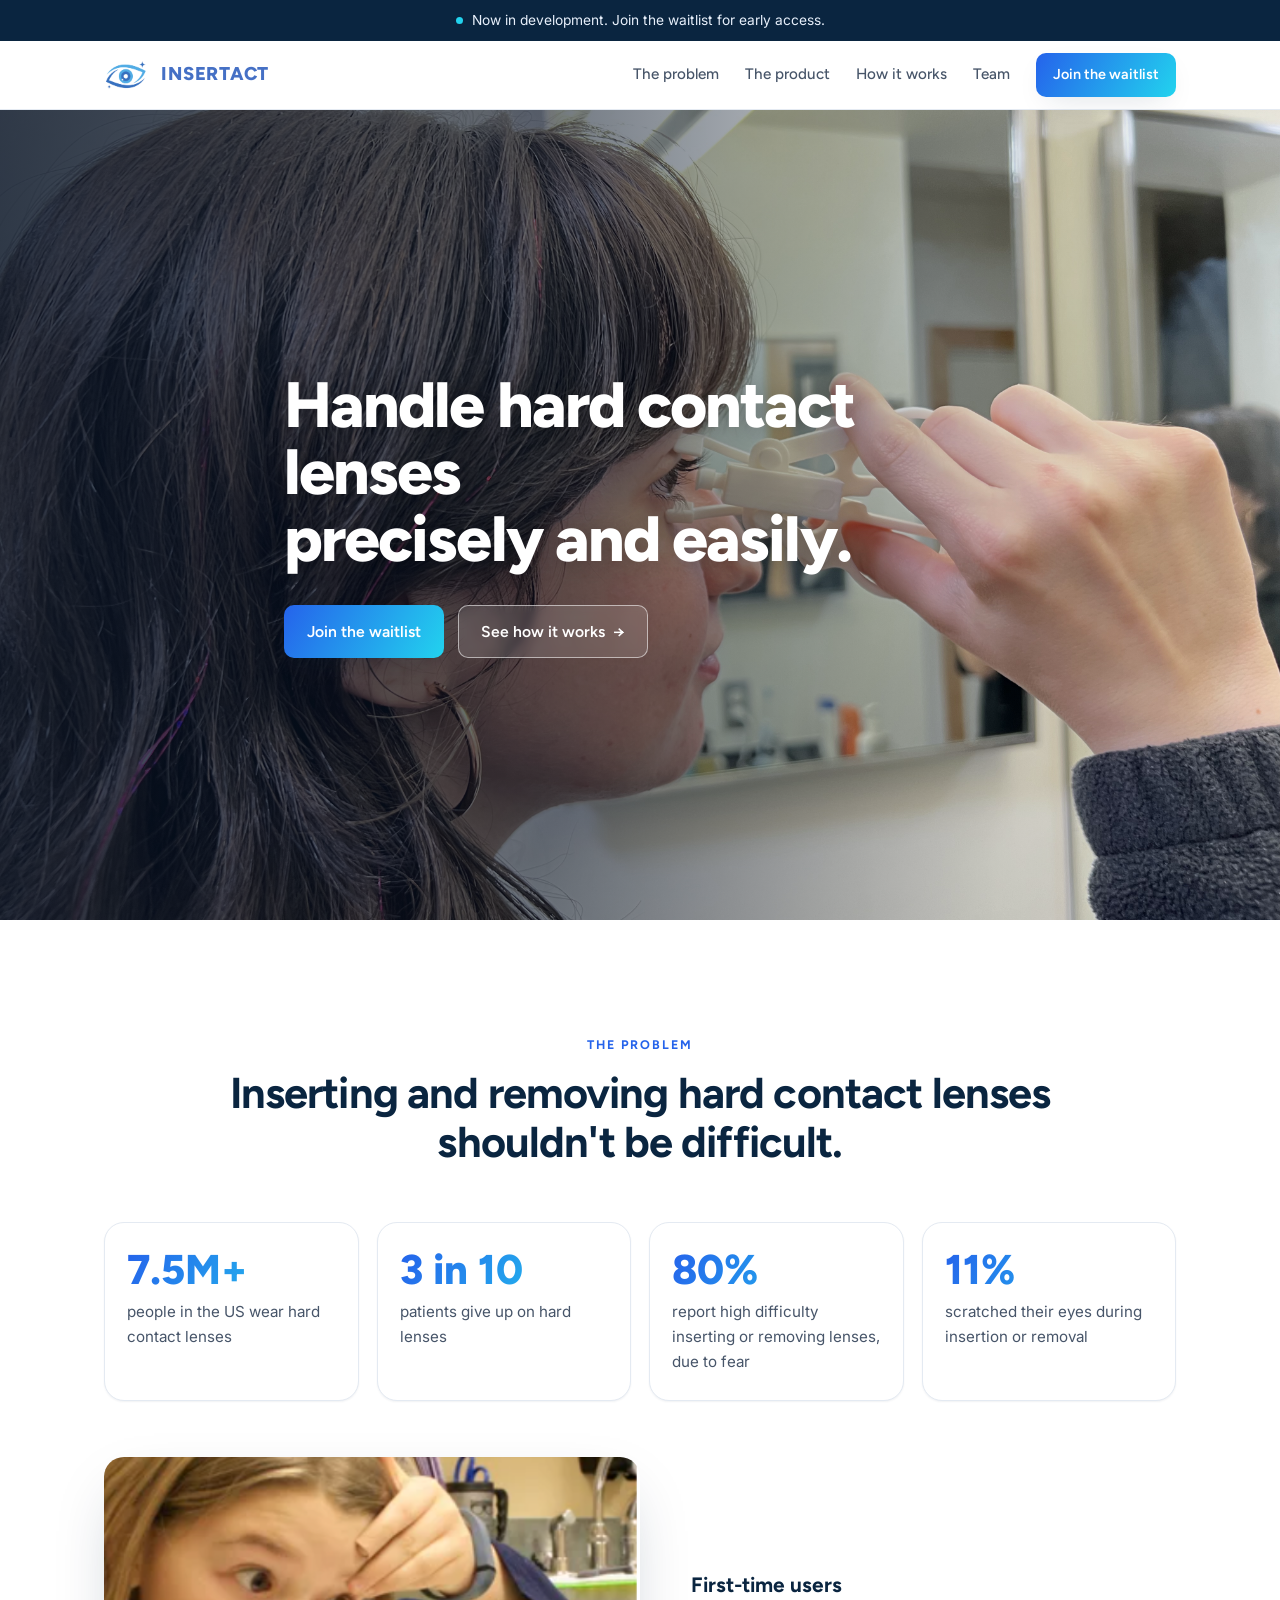
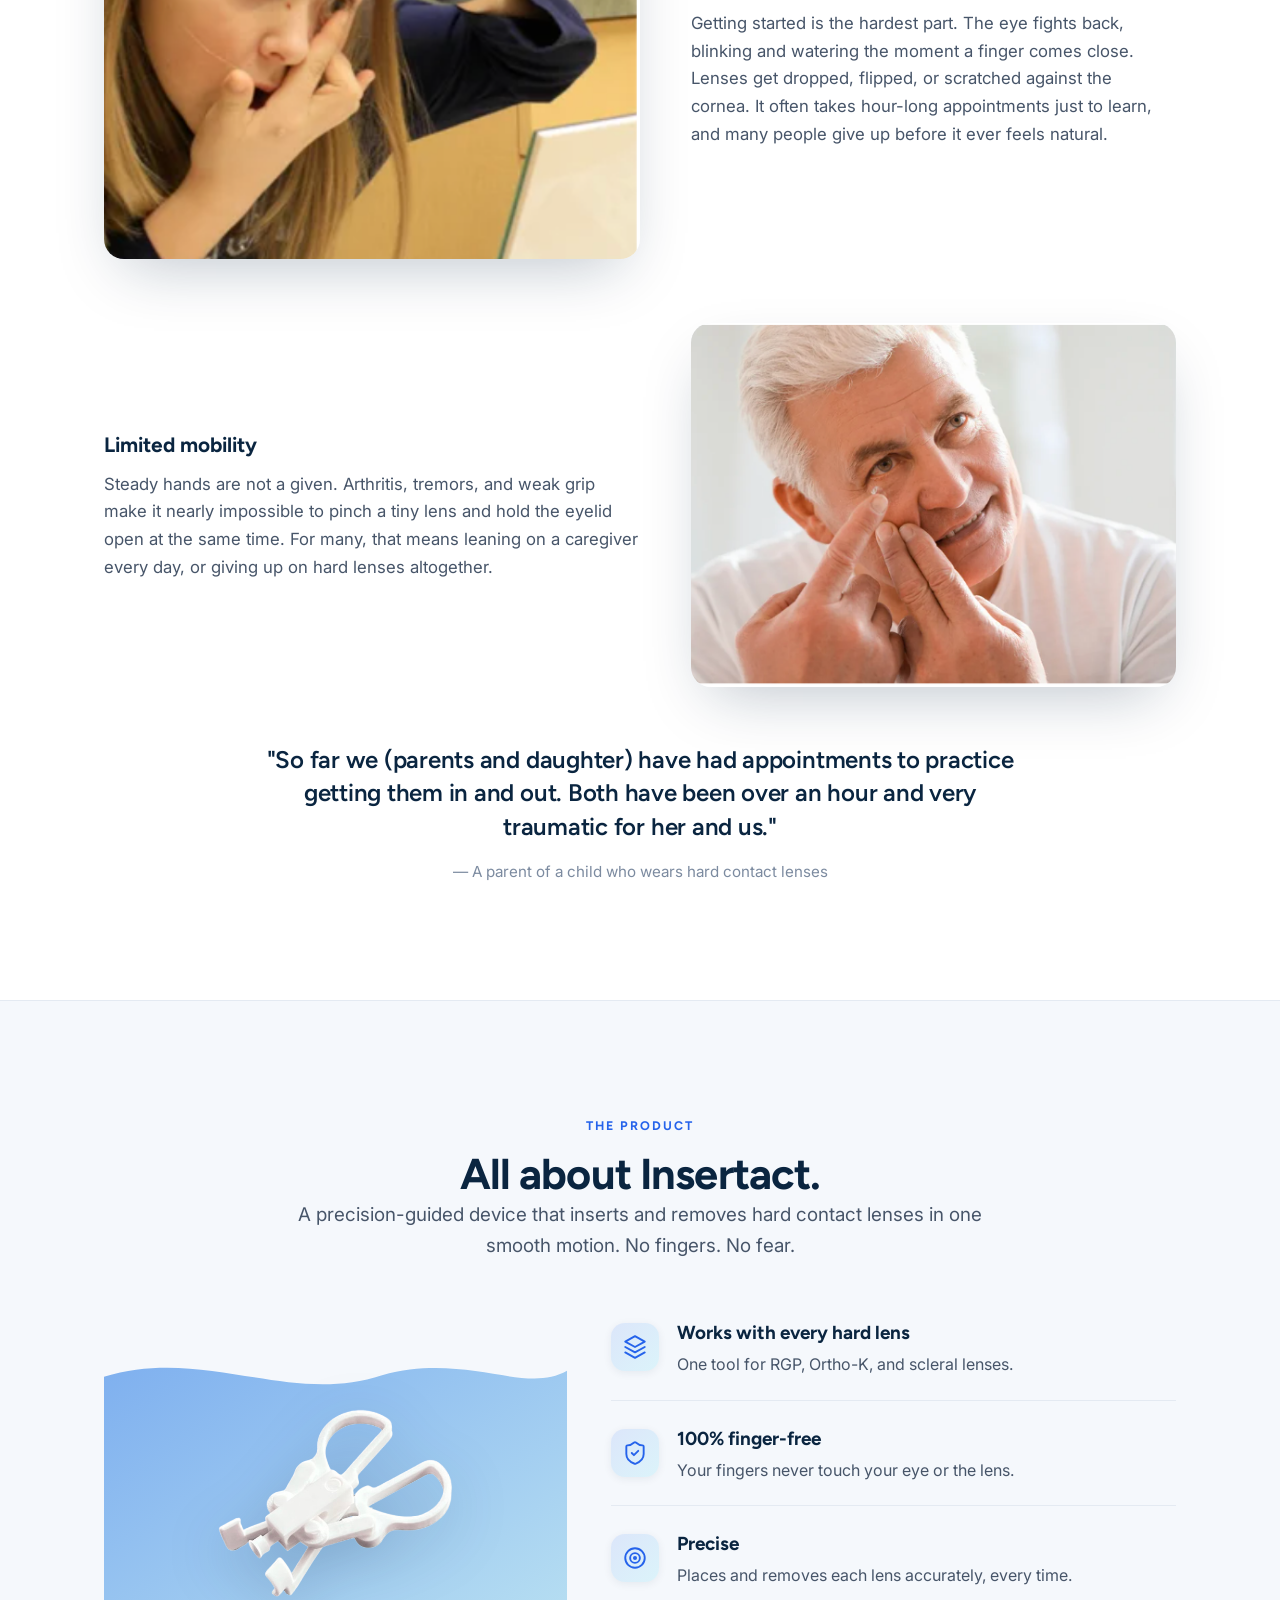
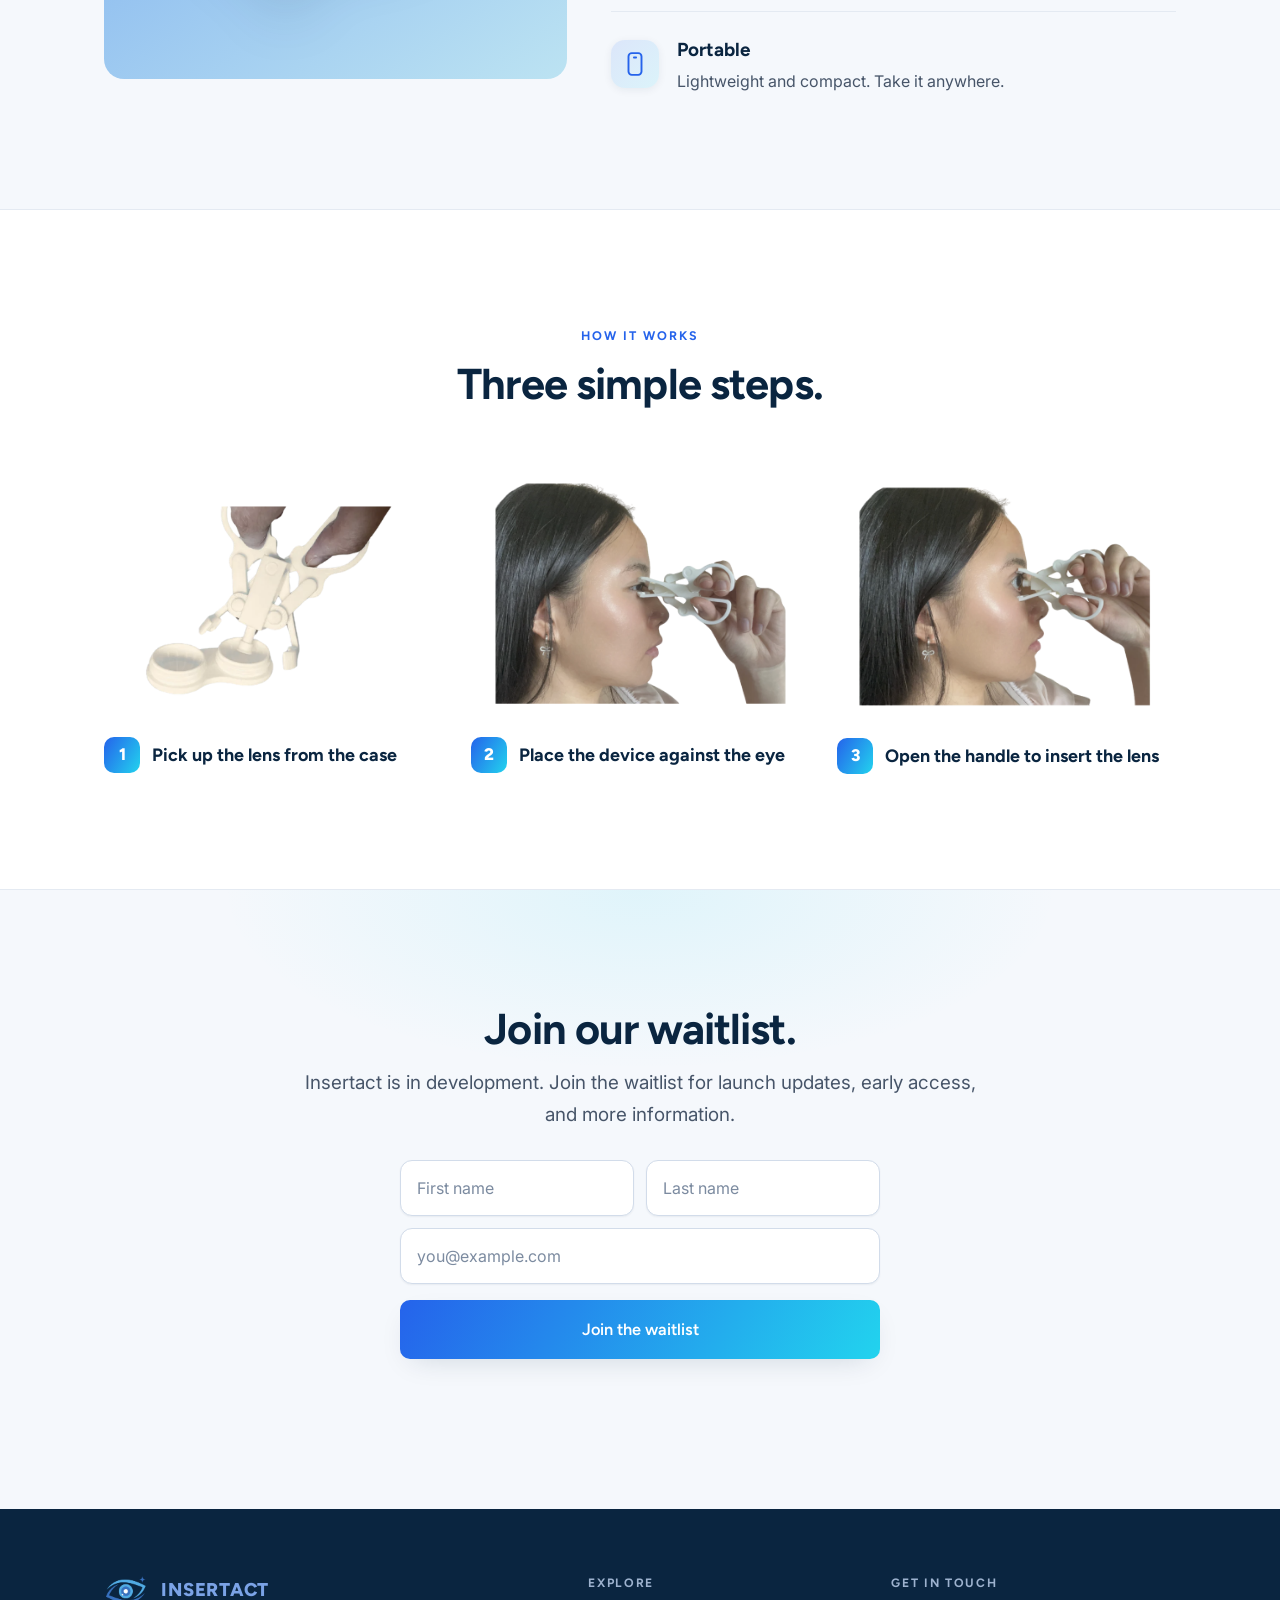
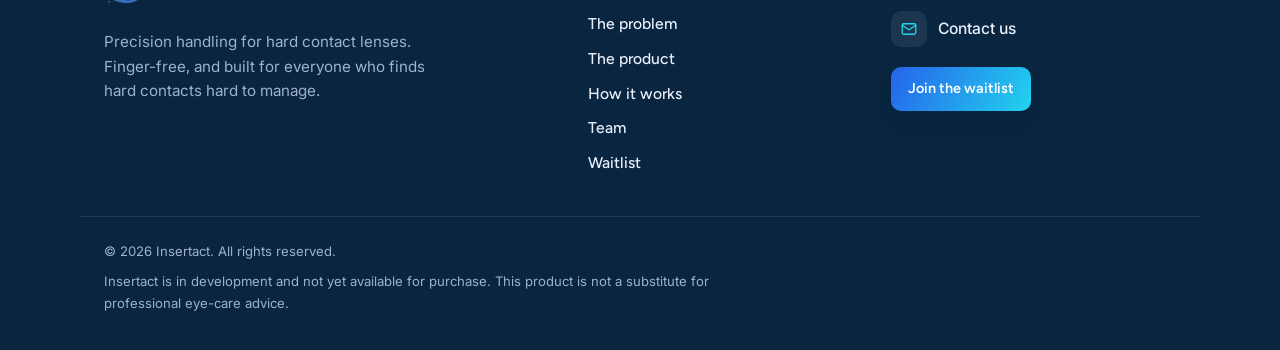
<file: index.html>
<!DOCTYPE html>
<html lang="en">
<head>
  <meta charset="UTF-8" />
  <meta name="viewport" content="width=device-width, initial-scale=1" />
  <title>Insertact | Finger-free handling for hard contact lenses</title>
  <meta name="description" content="Insertact is a precision-guided device that inserts and removes hard contact lenses (RGP, Ortho-K, and scleral) without touching your eye. Now pre-launch." />
  <link rel="icon" type="image/png" href="images/logo_removedbg.png" />
  <link rel="preconnect" href="https://fonts.googleapis.com" />
  <link rel="preconnect" href="https://fonts.gstatic.com" crossorigin />
  <link href="https://fonts.googleapis.com/css2?family=Figtree:wght@400;500;600;700;800&family=Inter:wght@400;500;600&display=swap" rel="stylesheet" />
  <link rel="stylesheet" href="styles.css" />
</head>
<body>
  <a class="skip-link" href="#main">Skip to content</a>

  <!-- Announcement -->
  <div class="announce" role="note">
    <span class="announce__dot" aria-hidden="true"></span>
    Now in development. Join the waitlist for early access.
  </div>

  <!-- Header -->
  <header class="header" id="top">
    <div class="container header__inner">
      <a class="brand" href="#top" aria-label="Insertact home">
        <img class="brand__mark" src="images/logo_removedbg.png" alt="" aria-hidden="true" />
        <span class="brand__word"><span class="brand__a">INSERT</span><span class="brand__b">ACT</span></span>
      </a>

      <nav class="nav" aria-label="Primary">
        <a href="#problem">The problem</a>
        <a href="#product">The product</a>
        <a href="#how">How it works</a>
        <a href="team.html">Team</a>
        <a class="btn btn--primary btn--sm" href="#waitlist">Join the waitlist</a>
      </nav>
    </div>
  </header>

  <main id="main">

    <!-- Hero -->
    <section class="hero">
      <div class="hero__media" aria-hidden="true">
        <img class="hero__img" src="images/hero.jpg" alt="" />
        <div class="hero__scrim"></div>
      </div>
      <div class="container hero__inner">
        <h1 class="hero__title">Handle hard contact lenses<br>precisely and easily.</h1>
        <div class="hero__actions">
          <a class="btn btn--primary" href="#waitlist">Join the waitlist</a>
          <a class="btn btn--light" href="#how">See how it works <span aria-hidden="true">→</span></a>
        </div>
      </div>
    </section>

    <!-- Problem -->
    <section class="section problem" id="problem">
      <div class="container">
        <header class="section__head center" data-reveal>
          <p class="eyebrow">The problem</p>
          <h2 class="section__title">Inserting and removing hard contact lenses<br>shouldn't be difficult.</h2>
        </header>

        <!-- Stats -->
        <div class="stats" data-reveal>
          <div class="stat">
            <span class="stat__num">7.5M+</span>
            <span class="stat__label">people in the US wear hard contact lenses</span>
          </div>
          <div class="stat">
            <span class="stat__num">3 in 10</span>
            <span class="stat__label">patients give up on hard lenses</span>
          </div>
          <div class="stat">
            <span class="stat__num">80%</span>
            <span class="stat__label">report high difficulty inserting or removing lenses, due to fear</span>
          </div>
          <div class="stat">
            <span class="stat__num">11%</span>
            <span class="stat__label">scratched their eyes during insertion or removal</span>
          </div>
        </div>

        <!-- Struggle rows (image-led) -->
        <div class="srows">
          <div class="srow" data-reveal>
            <div class="srow__media">
              <img src="images/struggle-child.png" alt="A child struggling to insert a hard contact lens by hand" loading="lazy" />
            </div>
            <div class="srow__text">
              <h3>First-time users</h3>
              <p>Getting started is the hardest part. The eye fights back, blinking and watering the moment a finger comes close. Lenses get dropped, flipped, or scratched against the cornea. It often takes hour-long appointments just to learn, and many people give up before it ever feels natural.</p>
            </div>
          </div>

          <div class="srow srow--rev" data-reveal>
            <div class="srow__media">
              <img src="images/struggle-senior.png" alt="An older adult inserting a contact lens by hand" loading="lazy" />
            </div>
            <div class="srow__text">
              <h3>Limited mobility</h3>
              <p>Steady hands are not a given. Arthritis, tremors, and weak grip make it nearly impossible to pinch a tiny lens and hold the eyelid open at the same time. For many, that means leaning on a caregiver every day, or giving up on hard lenses altogether.</p>
            </div>
          </div>
        </div>

        <!-- Quote -->
        <figure class="quote" data-reveal>
          <blockquote>
            "So far we (parents and daughter) have had appointments to practice getting them in and out. Both have been over an hour and very traumatic for her and us."
          </blockquote>
          <figcaption>— A parent of a child who wears hard contact lenses</figcaption>
        </figure>
      </div>
    </section>

    <!-- The product -->
    <section class="section section--muted" id="product">
      <div class="container">
        <header class="section__head center" data-reveal>
          <p class="eyebrow">The product</p>
          <h2 class="section__title">All about Insertact.</h2>
          <p class="lead narrow center">A precision-guided device that inserts and removes hard contact lenses in one smooth motion. No fingers. No fear.</p>
        </header>

        <div class="product">
          <div class="product__media" data-reveal>
            <img src="images/product_removedbg.png" alt="The Insertact device prototype" loading="lazy" />
          </div>

          <div class="features features--3" data-reveal>
            <article class="feature">
              <span class="feature__icon" aria-hidden="true">
                <svg viewBox="0 0 24 24" fill="none" stroke="currentColor" stroke-width="1.75" stroke-linecap="round" stroke-linejoin="round">
                  <path d="m12 2 9 5-9 5-9-5 9-5Z"/>
                  <path d="m3 12 9 5 9-5"/>
                  <path d="m3 17 9 5 9-5"/>
                </svg>
              </span>
              <h3>Works with every hard lens</h3>
              <p>One tool for RGP, Ortho-K, and scleral lenses.</p>
            </article>
            <article class="feature">
              <span class="feature__icon" aria-hidden="true">
                <svg viewBox="0 0 24 24" fill="none" stroke="currentColor" stroke-width="1.75" stroke-linecap="round" stroke-linejoin="round">
                  <path d="M20 13c0 5-3.5 7.5-7.66 8.95a1 1 0 0 1-.67-.01C7.5 20.5 4 18 4 13V6a1 1 0 0 1 1-1c2 0 4.5-1.2 6.24-2.72a1.17 1.17 0 0 1 1.52 0C14.51 3.81 17 5 19 5a1 1 0 0 1 1 1z"/>
                  <path d="m9 12 2 2 4-4"/>
                </svg>
              </span>
              <h3>100% finger-free</h3>
              <p>Your fingers never touch your eye or the lens.</p>
            </article>
            <article class="feature">
              <span class="feature__icon" aria-hidden="true">
                <svg viewBox="0 0 24 24" fill="none" stroke="currentColor" stroke-width="1.75" stroke-linecap="round" stroke-linejoin="round">
                  <circle cx="12" cy="12" r="9"/>
                  <circle cx="12" cy="12" r="4.5"/>
                  <circle cx="12" cy="12" r="1"/>
                </svg>
              </span>
              <h3>Precise</h3>
              <p>Places and removes each lens accurately, every time.</p>
            </article>
            <article class="feature">
              <span class="feature__icon" aria-hidden="true">
                <svg viewBox="0 0 24 24" fill="none" stroke="currentColor" stroke-width="1.75" stroke-linecap="round" stroke-linejoin="round">
                  <rect x="6" y="2" width="12" height="20" rx="3"/>
                  <path d="M11 6h2"/>
                </svg>
              </span>
              <h3>Portable</h3>
              <p>Lightweight and compact. Take it anywhere.</p>
            </article>
          </div>
        </div>
      </div>
    </section>

    <!-- How it works -->
    <section class="section" id="how">
      <div class="container">
        <header class="section__head center" data-reveal>
          <p class="eyebrow">How it works</p>
          <h2 class="section__title">Three simple steps.</h2>
        </header>
        <ol class="steps steps--photo">
          <li class="pstep" data-reveal>
            <figure class="pstep__fig">
              <img class="pstep__img" src="images/step-1-pickup.png" alt="The Insertact device lifting a hard contact lens from its case" loading="lazy" />
            </figure>
            <figcaption class="pstep__cap"><span class="pstep__num">1</span> Pick up the lens from the case</figcaption>
          </li>
          <li class="pstep" data-reveal>
            <figure class="pstep__fig">
              <img class="pstep__img" src="images/step-3-insert.png" alt="The Insertact device placed against the eye" loading="lazy" />
            </figure>
            <figcaption class="pstep__cap"><span class="pstep__num">2</span> Place the device against the eye</figcaption>
          </li>
          <li class="pstep" data-reveal>
            <figure class="pstep__fig">
              <img class="pstep__img" src="images/step-2-place.png" alt="Opening the handle of the Insertact device to insert the lens" loading="lazy" />
            </figure>
            <figcaption class="pstep__cap"><span class="pstep__num">3</span> Open the handle to insert the lens</figcaption>
          </li>
        </ol>
      </div>
    </section>

    <!-- Waitlist CTA -->
    <section class="section waitlist" id="waitlist">
      <div class="container narrow center" data-reveal>
        <h2 class="section__title">Join our waitlist.</h2>
        <p class="lead">Insertact is in development. Join the waitlist for launch updates, early access, and more information.</p>
        <form class="signup" id="waitlist-form" novalidate>
          <div class="signup__row">
            <div class="signup__field">
              <label class="visually-hidden" for="firstName">First name</label>
              <input class="signup__input" type="text" id="firstName" name="firstName" placeholder="First name" autocomplete="given-name" required />
            </div>
            <div class="signup__field">
              <label class="visually-hidden" for="lastName">Last name</label>
              <input class="signup__input" type="text" id="lastName" name="lastName" placeholder="Last name" autocomplete="family-name" required />
            </div>
          </div>
          <div class="signup__field">
            <label class="visually-hidden" for="email">Email address</label>
            <input class="signup__input" type="email" id="email" name="email" placeholder="you@example.com" autocomplete="email" required />
          </div>
          <button class="btn btn--primary signup__submit" type="submit">Join the waitlist</button>
        </form>
        <p class="signup__status" id="waitlist-status" role="status" aria-live="polite"></p>
      </div>
    </section>

  </main>

  <!-- Footer -->
  <footer class="footer">
    <div class="container footer__grid">
      <div class="footer__brand">
        <a class="brand" href="#top" aria-label="Insertact home">
          <img class="brand__mark" src="images/logo_removedbg.png" alt="" aria-hidden="true" />
          <span class="brand__word brand__word--light"><span class="brand__a">INSERT</span><span class="brand__b">ACT</span></span>
        </a>
        <p class="footer__tag">Precision handling for hard contact lenses. Finger-free, and built for everyone who finds hard contacts hard to manage.</p>
      </div>

      <div class="footer__col">
        <h4 class="footer__heading">Explore</h4>
        <nav class="footer__nav" aria-label="Footer">
          <a href="#problem">The problem</a>
          <a href="#product">The product</a>
          <a href="#how">How it works</a>
          <a href="team.html">Team</a>
          <a href="#waitlist">Waitlist</a>
        </nav>
      </div>

      <div class="footer__col">
        <h4 class="footer__heading">Get in touch</h4>
        <a class="footer__contact" href="mailto:thoannguyen@lclark.edu" aria-label="Contact us by email">
          <span class="footer__contact-icon" aria-hidden="true">
            <svg viewBox="0 0 24 24" fill="none" stroke="currentColor" stroke-width="1.75" stroke-linecap="round" stroke-linejoin="round">
              <rect x="3" y="5" width="18" height="14" rx="2"/>
              <path d="m3 7 9 6 9-6"/>
            </svg>
          </span>
          Contact us
        </a>
        <a class="btn btn--primary btn--sm footer__cta" href="#waitlist">Join the waitlist</a>
      </div>
    </div>

    <div class="container footer__legal">
      <p>© <span id="year">2026</span> Insertact. All rights reserved.</p>
      <p class="footer__disclaimer">Insertact is in development and not yet available for purchase. This product is not a substitute for professional eye-care advice.</p>
    </div>
  </footer>

  <script>
    // Footer year
    document.getElementById('year').textContent = new Date().getFullYear();

    // Reveal on scroll (respects reduced motion)
    const reduce = window.matchMedia('(prefers-reduced-motion: reduce)').matches;
    if (!reduce && 'IntersectionObserver' in window) {
      const io = new IntersectionObserver((entries) => {
        entries.forEach((e) => {
          if (e.isIntersecting) { e.target.classList.add('is-in'); io.unobserve(e.target); }
        });
      }, { threshold: 0.12 });
      document.querySelectorAll('[data-reveal]').forEach((el) => io.observe(el));
    } else {
      document.querySelectorAll('[data-reveal]').forEach((el) => el.classList.add('is-in'));
    }

    // ---- Waitlist signup ----
    // Paste the Web app URL from your Google Apps Script deployment below.
    const WAITLIST_ENDPOINT = 'https://script.google.com/macros/s/AKfycbzwl_7NrS4s1F54uJdDGxJfpKHze5KDtbHgrmjRAR6YCBMiEsGSoNh74LBACNjkjuM/exec';

    const wlForm = document.getElementById('waitlist-form');
    const wlStatus = document.getElementById('waitlist-status');
    if (wlForm) {
      wlForm.addEventListener('submit', async (e) => {
        e.preventDefault();
        if (!wlForm.reportValidity()) return;

        const btn = wlForm.querySelector('button[type="submit"]');
        const original = btn.textContent;
        const setStatus = (msg, kind) => {
          wlStatus.textContent = msg;
          wlStatus.className = 'signup__status' + (kind ? ' signup__status--' + kind : '');
        };

        if (WAITLIST_ENDPOINT.startsWith('PASTE_')) {
          setStatus('Form not connected yet. Add your Google Apps Script URL to enable signups.', 'err');
          return;
        }

        btn.disabled = true;
        btn.textContent = 'Joining…';
        setStatus('', '');

        try {
          await fetch(WAITLIST_ENDPOINT, {
            method: 'POST',
            mode: 'no-cors',
            body: new FormData(wlForm)
          });
          // no-cors gives an opaque response we can't read, so treat a completed request as success
          wlForm.reset();
          setStatus("Thank you for joining our waitlist!.", 'ok');
        } catch (err) {
          setStatus('Something went wrong. Please try again, or email us.', 'err');
        } finally {
          btn.disabled = false;
          btn.textContent = original;
        }
      });
    }
  </script>
</body>
</html>
</file>
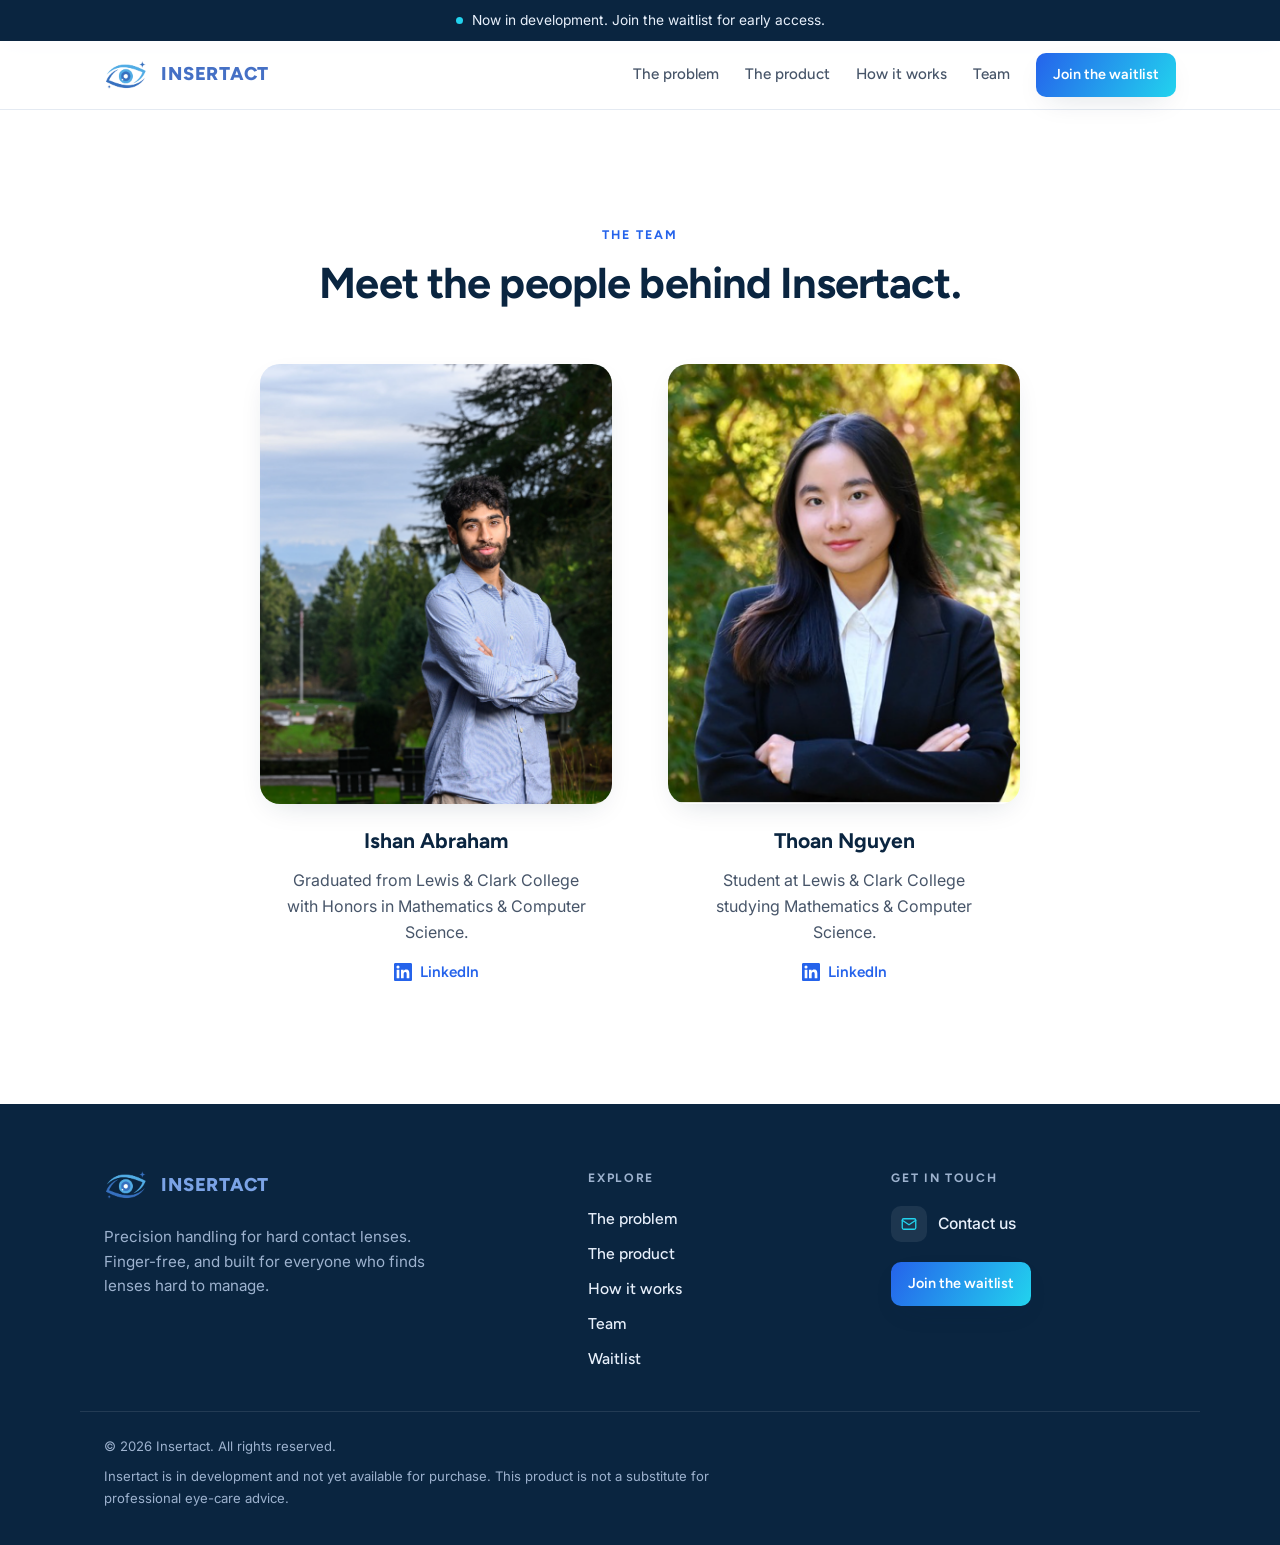
<file: team.html>
<!DOCTYPE html>
<html lang="en">
<head>
  <meta charset="UTF-8" />
  <meta name="viewport" content="width=device-width, initial-scale=1" />
  <title>Team | Insertact</title>
  <meta name="description" content="Meet the team behind Insertact, a precision-guided device for handling hard contact lenses." />
  <link rel="icon" type="image/png" href="images/logo_removedbg.png" />
  <link rel="preconnect" href="https://fonts.googleapis.com" />
  <link rel="preconnect" href="https://fonts.gstatic.com" crossorigin />
  <link href="https://fonts.googleapis.com/css2?family=Figtree:wght@400;500;600;700;800&family=Inter:wght@400;500;600&display=swap" rel="stylesheet" />
  <link rel="stylesheet" href="styles.css" />
</head>
<body>
  <a class="skip-link" href="#main">Skip to content</a>

  <!-- Announcement -->
  <div class="announce" role="note">
    <span class="announce__dot" aria-hidden="true"></span>
    Now in development. Join the waitlist for early access.
  </div>

  <!-- Header -->
  <header class="header" id="top">
    <div class="container header__inner">
      <a class="brand" href="index.html" aria-label="Insertact home">
        <img class="brand__mark" src="images/logo_removedbg.png" alt="" aria-hidden="true" />
        <span class="brand__word"><span class="brand__a">INSERT</span><span class="brand__b">ACT</span></span>
      </a>

      <nav class="nav" aria-label="Primary">
        <a href="index.html#problem">The problem</a>
        <a href="index.html#product">The product</a>
        <a href="index.html#how">How it works</a>
        <a href="team.html" aria-current="page">Team</a>
        <a class="btn btn--primary btn--sm" href="index.html#waitlist">Join the waitlist</a>
      </nav>
    </div>
  </header>

  <main id="main">

    <!-- Team -->
    <section class="section" id="team">
      <div class="container">
        <header class="section__head center" data-reveal>
          <p class="eyebrow">The team</p>
          <h2 class="section__title">Meet the people behind Insertact.</h2>
        </header>

        <div class="team-grid">
          <article class="member" data-reveal>
            <div class="member__photo">
              <img src="images/team-ishan.jpg" alt="Ishan Abraham" style="object-position: 68% center;" loading="lazy" />
            </div>
            <h3 class="member__name">Ishan Abraham</h3>
            <p class="member__role">Graduated from Lewis &amp; Clark College with Honors in Mathematics &amp; Computer Science.</p>
            <a class="member__linkedin" href="https://www.linkedin.com/in/ishan-abraham" target="_blank" rel="noopener">
              <svg viewBox="0 0 24 24" fill="currentColor" aria-hidden="true"><path d="M20.45 20.45h-3.56v-5.57c0-1.33-.02-3.04-1.85-3.04-1.85 0-2.13 1.45-2.13 2.94v5.67H9.35V9h3.41v1.56h.05c.48-.9 1.64-1.85 3.37-1.85 3.6 0 4.27 2.37 4.27 5.46v6.28zM5.34 7.43a2.06 2.06 0 1 1 0-4.13 2.06 2.06 0 0 1 0 4.13zM7.12 20.45H3.56V9h3.56v11.45zM22.22 0H1.77C.8 0 0 .78 0 1.74v20.52C0 23.22.8 24 1.77 24h20.45c.98 0 1.78-.78 1.78-1.74V1.74C24 .78 23.2 0 22.22 0z"/></svg>
              LinkedIn
            </a>
          </article>

          <article class="member" data-reveal>
            <div class="member__photo">
              <img src="images/team-thoan.png" alt="Thoan Nguyen" loading="lazy" />
            </div>
            <h3 class="member__name">Thoan Nguyen</h3>
            <p class="member__role">Student at Lewis &amp; Clark College studying Mathematics &amp; Computer Science.</p>
            <a class="member__linkedin" href="https://www.linkedin.com/in/thoannguyen495/" target="_blank" rel="noopener">
              <svg viewBox="0 0 24 24" fill="currentColor" aria-hidden="true"><path d="M20.45 20.45h-3.56v-5.57c0-1.33-.02-3.04-1.85-3.04-1.85 0-2.13 1.45-2.13 2.94v5.67H9.35V9h3.41v1.56h.05c.48-.9 1.64-1.85 3.37-1.85 3.6 0 4.27 2.37 4.27 5.46v6.28zM5.34 7.43a2.06 2.06 0 1 1 0-4.13 2.06 2.06 0 0 1 0 4.13zM7.12 20.45H3.56V9h3.56v11.45zM22.22 0H1.77C.8 0 0 .78 0 1.74v20.52C0 23.22.8 24 1.77 24h20.45c.98 0 1.78-.78 1.78-1.74V1.74C24 .78 23.2 0 22.22 0z"/></svg>
              LinkedIn
            </a>
          </article>
        </div>
      </div>
    </section>

  </main>

  <!-- Footer -->
  <footer class="footer">
    <div class="container footer__grid">
      <div class="footer__brand">
        <a class="brand" href="index.html" aria-label="Insertact home">
          <img class="brand__mark" src="images/logo_removedbg.png" alt="" aria-hidden="true" />
          <span class="brand__word brand__word--light"><span class="brand__a">INSERT</span><span class="brand__b">ACT</span></span>
        </a>
        <p class="footer__tag">Precision handling for hard contact lenses. Finger-free, and built for everyone who finds lenses hard to manage.</p>
      </div>

      <div class="footer__col">
        <h4 class="footer__heading">Explore</h4>
        <nav class="footer__nav" aria-label="Footer">
          <a href="index.html#problem">The problem</a>
          <a href="index.html#product">The product</a>
          <a href="index.html#how">How it works</a>
          <a href="team.html">Team</a>
          <a href="index.html#waitlist">Waitlist</a>
        </nav>
      </div>

      <div class="footer__col">
        <h4 class="footer__heading">Get in touch</h4>
        <a class="footer__contact" href="mailto:thoannguyen@lclark.edu" aria-label="Contact us by email">
          <span class="footer__contact-icon" aria-hidden="true">
            <svg viewBox="0 0 24 24" fill="none" stroke="currentColor" stroke-width="1.75" stroke-linecap="round" stroke-linejoin="round">
              <rect x="3" y="5" width="18" height="14" rx="2"/>
              <path d="m3 7 9 6 9-6"/>
            </svg>
          </span>
          Contact us
        </a>
        <a class="btn btn--primary btn--sm footer__cta" href="index.html#waitlist">Join the waitlist</a>
      </div>
    </div>

    <div class="container footer__legal">
      <p>© <span id="year">2026</span> Insertact. All rights reserved.</p>
      <p class="footer__disclaimer">Insertact is in development and not yet available for purchase. This product is not a substitute for professional eye-care advice.</p>
    </div>
  </footer>

  <script>
    // Footer year
    document.getElementById('year').textContent = new Date().getFullYear();

    // Reveal on scroll (respects reduced motion)
    const reduce = window.matchMedia('(prefers-reduced-motion: reduce)').matches;
    if (!reduce && 'IntersectionObserver' in window) {
      const io = new IntersectionObserver((entries) => {
        entries.forEach((e) => {
          if (e.isIntersecting) { e.target.classList.add('is-in'); io.unobserve(e.target); }
        });
      }, { threshold: 0.12 });
      document.querySelectorAll('[data-reveal]').forEach((el) => io.observe(el));
    } else {
      document.querySelectorAll('[data-reveal]').forEach((el) => el.classList.add('is-in'));
    }
  </script>
</body>
</html>
</file>
<file: styles.css>
/* =========================================================
   Insertact — design tokens
   Style: Trust & Authority · sleek medical-tech (blue/cyan)
   Type:  Figtree (display) + Inter (body)
   ========================================================= */
:root {
  /* Brand */
  --blue: #2563EB;
  --blue-700: #1D4ED8;
  --cyan: #22D3EE;
  --navy: #0A2540;
  --brand-blue: #4570C5;

  /* Surfaces */
  --bg: #FFFFFF;
  --bg-muted: #F5F8FC;
  --surface: #FFFFFF;

  /* Text */
  --fg: #0B1B33;
  --fg-soft: #475569;
  --fg-faint: #7C8BA0;
  --on-dark: #E8F0FB;
  --on-dark-soft: #9DB2CE;

  /* Lines & accents */
  --border: #E4EAF2;
  --border-strong: #D2DCEA;
  --ring: rgba(37, 99, 235, 0.45);
  --grad: linear-gradient(120deg, var(--blue) 0%, var(--cyan) 100%);

  /* Shape & depth */
  --radius: 14px;
  --radius-lg: 20px;
  --shadow-sm: 0 1px 2px rgba(10, 37, 64, 0.06);
  --shadow-md: 0 10px 30px -12px rgba(10, 37, 64, 0.18);
  --shadow-lg: 0 24px 60px -20px rgba(10, 37, 64, 0.28);

  /* Layout */
  --maxw: 1120px;
  --gutter: 24px;

  --font-display: "Figtree", system-ui, sans-serif;
  --font-body: "Inter", system-ui, sans-serif;
}

/* ---------- Reset ---------- */
*, *::before, *::after { box-sizing: border-box; }
* { margin: 0; }
html { scroll-behavior: smooth; -webkit-text-size-adjust: 100%; }
body {
  font-family: var(--font-body);
  color: var(--fg);
  background: var(--bg);
  line-height: 1.65;
  font-size: 16px;
  -webkit-font-smoothing: antialiased;
  text-rendering: optimizeLegibility;
}
img, svg { display: block; max-width: 100%; }
a { color: inherit; text-decoration: none; }
ol, ul { list-style: none; padding: 0; }
button, input { font: inherit; color: inherit; }

:focus-visible {
  outline: 3px solid var(--ring);
  outline-offset: 2px;
  border-radius: 6px;
}

.visually-hidden, .skip-link:not(:focus) {
  position: absolute !important;
  width: 1px; height: 1px;
  padding: 0; margin: -1px;
  overflow: hidden; clip: rect(0 0 0 0);
  white-space: nowrap; border: 0;
}
.skip-link {
  position: absolute; left: 16px; top: 12px; z-index: 100;
  background: var(--navy); color: #fff; padding: 10px 16px;
  border-radius: 8px; font-weight: 600;
}

/* ---------- Layout helpers ---------- */
.container { width: 100%; max-width: var(--maxw); margin-inline: auto; padding-inline: var(--gutter); }
.narrow { max-width: 720px; }
.center { text-align: center; margin-inline: auto; }

.section { padding: clamp(64px, 9vw, 120px) 0; }
.section--muted { background: var(--bg-muted); border-block: 1px solid var(--border); }
.section__head { margin-bottom: clamp(36px, 5vw, 56px); }
.section__title {
  font-family: var(--font-display);
  font-weight: 700;
  letter-spacing: -0.02em;
  line-height: 1.12;
  font-size: clamp(1.7rem, 1rem + 2.6vw, 2.7rem);
  color: var(--navy);
}
.eyebrow {
  font-family: var(--font-display);
  font-weight: 700;
  font-size: 0.78rem;
  letter-spacing: 0.16em;
  text-transform: uppercase;
  color: var(--blue);
  margin-bottom: 14px;
}
.lead { font-size: clamp(1.02rem, 0.95rem + 0.4vw, 1.18rem); color: var(--fg-soft); }
.grad-text {
  background: var(--grad);
  -webkit-background-clip: text;
  background-clip: text;
  color: transparent;
}

/* ---------- Buttons ---------- */
.btn {
  --pad-y: 13px; --pad-x: 22px;
  display: inline-flex; align-items: center; justify-content: center; gap: 8px;
  padding: var(--pad-y) var(--pad-x);
  border-radius: 10px;
  font-family: var(--font-display);
  font-weight: 600; font-size: 0.98rem;
  cursor: pointer; border: 1px solid transparent;
  background-origin: border-box;
  transition: transform .18s ease, box-shadow .18s ease, background-color .18s ease, color .18s ease;
  white-space: nowrap;
}
.btn--sm { --pad-y: 9px; --pad-x: 16px; font-size: 0.9rem; }
.btn--primary { background-image: var(--grad); color: #fff; box-shadow: var(--shadow-md); }
.btn--primary:hover { transform: translateY(-2px); box-shadow: var(--shadow-lg); }
.btn--ghost { background: transparent; color: var(--navy); border-color: var(--border-strong); }
.btn--ghost:hover { border-color: var(--blue); color: var(--blue); transform: translateY(-1px); }
.btn--light { background: rgba(255,255,255,0.12); color: #fff; border-color: rgba(255,255,255,0.55); backdrop-filter: blur(4px); }
.btn--light:hover { background: #fff; color: var(--navy); transform: translateY(-1px); }

/* ---------- Announcement ---------- */
.announce {
  background: var(--navy); color: var(--on-dark);
  text-align: center; font-size: 0.86rem; padding: 9px 16px;
  display: flex; align-items: center; justify-content: center; gap: 9px;
}
.announce__dot {
  width: 7px; height: 7px; border-radius: 50%;
  background: var(--cyan); box-shadow: 0 0 0 0 rgba(34, 211, 238, 0.6);
  animation: pulse 2.4s ease-out infinite;
}
@keyframes pulse {
  0% { box-shadow: 0 0 0 0 rgba(34,211,238,.55); }
  70% { box-shadow: 0 0 0 8px rgba(34,211,238,0); }
  100% { box-shadow: 0 0 0 0 rgba(34,211,238,0); }
}

/* ---------- Header ---------- */
.header {
  position: sticky; top: 0; z-index: 50;
  background: rgba(255,255,255,0.82);
  backdrop-filter: saturate(160%) blur(12px);
  -webkit-backdrop-filter: saturate(160%) blur(12px);
  border-bottom: 1px solid var(--border);
}
.header__inner { display: flex; align-items: center; justify-content: space-between; height: 68px; }
.brand { display: inline-flex; align-items: center; gap: 10px; }
.brand__mark { height: 34px; width: auto; display: block; }
.brand__word {
  font-family: var(--font-display); font-weight: 800;
  letter-spacing: 0.04em; font-size: 1.16rem; color: var(--brand-blue);
}
.brand__b { color: inherit; }
.brand__word--light .brand__a,
.brand__word--light .brand__b { color: #7BA3E6; }

.nav { display: flex; align-items: center; gap: 26px; }
.nav > a:not(.btn) {
  font-family: var(--font-display); font-weight: 500; font-size: 0.95rem;
  color: var(--fg-soft); transition: color .15s ease;
}
.nav > a:not(.btn):hover { color: var(--navy); }

/* ---------- Hero ---------- */
.hero {
  position: relative; overflow: hidden;
  min-height: clamp(540px, 90vh, 860px);
  display: flex; align-items: center;
}
.hero__media { position: absolute; inset: 0; z-index: -1; }
.hero__img { width: 100%; height: 100%; object-fit: cover; object-position: 62% center; }
.hero__scrim {
  position: absolute; inset: 0;
  background: linear-gradient(90deg,
    rgba(6,18,35,0.82) 0%, rgba(6,18,35,0.58) 42%, rgba(6,18,35,0.12) 78%, rgba(6,18,35,0.04) 100%);
}
.hero__inner { max-width: 760px; }
.hero__title {
  font-family: var(--font-display); font-weight: 800;
  letter-spacing: -0.03em; line-height: 1.05;
  font-size: clamp(2.3rem, 1.2rem + 4.6vw, 4rem);
  color: #fff;
  text-shadow: 0 2px 24px rgba(0,0,0,0.25);
}
.hero__actions { margin-top: 32px; display: flex; flex-wrap: wrap; gap: 14px; }

/* ---------- Problem ---------- */
.problem .section__title { margin-bottom: 18px; }

/* ---------- Cards ---------- */
.card {
  background: var(--surface); border: 1px solid var(--border);
  border-radius: var(--radius-lg); padding: 28px;
  box-shadow: var(--shadow-sm);
  transition: transform .2s ease, box-shadow .2s ease, border-color .2s ease;
}
.card:hover { transform: translateY(-4px); box-shadow: var(--shadow-md); border-color: var(--border-strong); }

/* ---------- Steps ---------- */
.steps { display: grid; gap: 20px; grid-template-columns: repeat(3, 1fr); }
.step { position: relative; }
.step__num {
  font-family: var(--font-display); font-weight: 800; font-size: 0.95rem;
  letter-spacing: 0.08em;
  display: inline-flex; align-items: center; justify-content: center;
  width: 44px; height: 44px; border-radius: 12px;
  background: rgba(37,99,235,0.08); color: var(--blue); margin-bottom: 18px;
}
.step__title { font-family: var(--font-display); font-weight: 700; font-size: 1.18rem; color: var(--navy); margin-bottom: 8px; }
.step p { color: var(--fg-soft); }

/* ---------- Features ---------- */
.features { display: grid; gap: 20px; grid-template-columns: repeat(2, 1fr); }
.feature__icon {
  display: inline-flex; align-items: center; justify-content: center;
  width: 52px; height: 52px; border-radius: 14px;
  background: rgba(34,211,238,0.10); color: var(--blue); margin-bottom: 18px;
}
.feature__icon svg { width: 26px; height: 26px; }
.feature h3 { font-family: var(--font-display); font-weight: 700; font-size: 1.18rem; color: var(--navy); margin-bottom: 8px; }
.feature p { color: var(--fg-soft); }

/* ---------- Stats ---------- */
.stats {
  display: grid; grid-template-columns: repeat(4, 1fr); gap: 18px;
  margin-bottom: clamp(36px, 5vw, 56px);
}
.stat {
  background: var(--surface); border: 1px solid var(--border);
  border-radius: var(--radius-lg); padding: 26px 22px; box-shadow: var(--shadow-sm);
  display: flex; flex-direction: column; gap: 8px;
}
.stat__num {
  font-family: var(--font-display); font-weight: 800; line-height: 1;
  font-size: clamp(1.9rem, 1.2rem + 2vw, 2.6rem);
  background: var(--grad); -webkit-background-clip: text; background-clip: text; color: transparent;
}
.stat__label { color: var(--fg-soft); font-size: 0.95rem; }

/* ---------- Struggle rows (image-led) ---------- */
.srows { display: grid; gap: clamp(28px, 5vw, 64px); }
.srow {
  display: grid; grid-template-columns: 1.05fr 0.95fr;
  gap: clamp(24px, 4vw, 56px); align-items: center;
}
.srow--rev .srow__media { order: 2; }
.srow__media {
  border-radius: var(--radius-lg); overflow: hidden;
  box-shadow: var(--shadow-lg); background: var(--bg-muted);
  aspect-ratio: 4 / 3;
}
.srow__media img { width: 100%; height: 100%; object-fit: cover; display: block; }
.srow__text h3 {
  font-family: var(--font-display); font-weight: 700; font-size: 1.3rem;
  color: var(--navy); margin-bottom: 8px;
}
.srow__text > p { color: var(--fg-soft); font-size: 1.05rem; line-height: 1.65; }

/* ---------- Quote ---------- */
.quote {
  margin-top: clamp(36px, 5vw, 56px);
  max-width: 760px; margin-inline: auto; text-align: center;
}
.quote blockquote {
  font-family: var(--font-display); font-weight: 600;
  font-size: clamp(1.15rem, 1rem + 0.8vw, 1.5rem); line-height: 1.4;
  color: var(--navy); letter-spacing: -0.01em;
}
.quote figcaption { margin-top: 16px; color: var(--fg-faint); font-size: 0.95rem; }

/* ---------- Product ---------- */
.product { display: grid; grid-template-columns: 0.9fr 1.1fr; gap: clamp(24px, 4vw, 44px); align-items: center; }
.features--3 { grid-template-columns: 1fr; gap: 0; }
.features--3 .feature {
  display: grid; grid-template-columns: 48px 1fr;
  column-gap: 18px; row-gap: 3px; align-items: start;
  padding: 22px 0; border-bottom: 1px solid var(--border);
}
.features--3 .feature:first-child { padding-top: 0; }
.features--3 .feature:last-child { padding-bottom: 0; border-bottom: 0; }
.features--3 .feature__icon {
  grid-row: 1 / span 2; align-self: center;
  margin-bottom: 0; width: 48px; height: 48px;
  background: linear-gradient(135deg, rgba(37,99,235,0.12), rgba(34,211,238,0.12));
  box-shadow: 0 2px 8px rgba(10,37,64,0.07);
}
.features--3 .feature h3 { margin-bottom: 0; }

/* ---------- Product image — brochure-style blue wave (no border) ---------- */
.product__media {
  position: relative; aspect-ratio: 4 / 3; overflow: hidden;
  border-radius: var(--radius-lg);
  display: flex; align-items: center; justify-content: center;
  padding: clamp(20px, 4vw, 44px);
}
.product__media::before {
  content: ""; position: absolute; inset: 0; z-index: 0; pointer-events: none;
  background: url("images/product-wave.svg") no-repeat;
  background-size: 100% 100%;
}
.product__media img {
  position: relative; z-index: 1;
  width: 100%; height: 100%; object-fit: contain; display: block;
  filter: drop-shadow(0 16px 28px rgba(10,37,64,0.20));
}

/* ---------- Team ---------- */
.team-grid {
  display: grid; grid-template-columns: repeat(2, 1fr);
  gap: clamp(28px, 5vw, 56px); max-width: 760px; margin-inline: auto;
}
.member { text-align: center; }
.member__photo {
  aspect-ratio: 4 / 5; border-radius: var(--radius-lg); overflow: hidden;
  background: var(--bg-muted); box-shadow: var(--shadow-md); margin-bottom: 20px;
}
.member__photo img { width: 100%; height: 100%; object-fit: cover; display: block; }
.member__name {
  font-family: var(--font-display); font-weight: 700; font-size: 1.32rem;
  color: var(--navy); margin-bottom: 8px;
}
.member__role { color: var(--fg-soft); font-size: 1rem; max-width: 30ch; margin-inline: auto; }
.member__linkedin {
  display: inline-flex; align-items: center; gap: 8px; margin-top: 14px;
  font-family: var(--font-display); font-weight: 600; font-size: 0.95rem;
  color: var(--blue); transition: color .15s ease;
}
.member__linkedin svg { width: 18px; height: 18px; }
.member__linkedin:hover { color: var(--blue-700); }

/* ---------- How it works — photo steps ---------- */
.steps--photo { gap: 28px; }
.pstep { display: flex; flex-direction: column; }
.pstep__fig {
  position: relative; aspect-ratio: 4 / 3;
  background: transparent; border: 0; box-shadow: none;
}
.pstep__img {
  width: 100%; height: 100%; object-fit: contain; display: block;
}
.pstep__cap {
  display: flex; align-items: center; gap: 12px;
  margin-top: 18px;
  font-family: var(--font-display); font-weight: 700; font-size: 1.12rem;
  color: var(--navy); line-height: 1.3;
}
.pstep__num {
  flex: 0 0 auto;
  width: 36px; height: 36px; border-radius: 10px;
  display: inline-flex; align-items: center; justify-content: center;
  background: var(--grad); color: #fff; font-weight: 800; font-size: 1.05rem;
}

/* ---------- Waitlist ---------- */
.waitlist { background:
    radial-gradient(700px 300px at 50% 0%, rgba(34,211,238,0.10), transparent 60%), var(--bg-muted);
  border-top: 1px solid var(--border); }
.waitlist .lead { margin-top: 14px; }
.signup {
  margin: 30px auto 0; display: flex; flex-direction: column; gap: 12px; max-width: 480px;
  text-align: left;
}
.signup__row { display: grid; grid-template-columns: 1fr 1fr; gap: 12px; }
.signup__field { display: flex; }
.signup__input {
  width: 100%; border: 1px solid var(--border-strong); background: #fff;
  padding: 14px 16px; font-size: 1rem; border-radius: 12px;
  box-shadow: var(--shadow-sm); transition: border-color .15s ease, box-shadow .15s ease;
}
.signup__input::placeholder { color: var(--fg-faint); }
.signup__input:focus { outline: none; border-color: var(--blue); box-shadow: 0 0 0 3px var(--ring); }
.signup__submit { width: 100%; margin-top: 4px; padding: 15px; font-size: 1.02rem; }
.signup__status { margin-top: 16px; font-size: 0.95rem; font-weight: 500; min-height: 1.2em; }
.signup__status--ok { color: #0F8A4F; }
.signup__status--err { color: #E11D48; }
.signup__fineprint { margin-top: 12px; font-size: 0.82rem; color: var(--fg-faint); }

/* ---------- Footer ---------- */
.footer { background: var(--navy); color: var(--on-dark); padding: 64px 0 36px; }
.footer__grid {
  display: grid; grid-template-columns: 1.7fr 1fr 1.1fr; gap: 44px;
  padding-bottom: 40px; border-bottom: 1px solid rgba(255,255,255,0.10);
}
.footer__tag { margin-top: 16px; color: var(--on-dark-soft); font-size: 0.95rem; max-width: 340px; line-height: 1.6; }
.footer__heading {
  font-family: var(--font-display); font-weight: 700; font-size: 0.76rem;
  letter-spacing: 0.14em; text-transform: uppercase; color: var(--on-dark-soft);
  margin-bottom: 18px;
}
.footer__col { display: flex; flex-direction: column; align-items: flex-start; }
.footer__nav { display: flex; flex-direction: column; gap: 9px; align-items: flex-start; }
.footer__nav a { color: var(--on-dark); font-family: var(--font-display); font-weight: 500; font-size: 0.98rem; transition: color .15s ease; }
.footer__nav a:hover { color: #fff; }
.footer__contact {
  display: inline-flex; align-items: center; gap: 11px;
  color: var(--on-dark); font-weight: 500; font-size: 0.98rem; transition: color .15s ease;
}
.footer__contact:hover { color: #fff; }
.footer__contact:hover .footer__contact-icon { background: rgba(34,211,238,0.18); }
.footer__contact-icon {
  display: inline-flex; align-items: center; justify-content: center;
  width: 36px; height: 36px; border-radius: 10px; flex: 0 0 auto;
  background: rgba(255,255,255,0.08); color: var(--cyan); transition: background .15s ease;
}
.footer__contact-icon svg { width: 18px; height: 18px; }
.footer__cta { margin-top: 20px; }
.footer__legal { padding-top: 24px; display: flex; flex-direction: column; gap: 8px; }
.footer__legal p { color: var(--on-dark-soft); font-size: 0.82rem; }
.footer__disclaimer { max-width: 640px; }

/* ---------- Reveal animation ---------- */
[data-reveal] { opacity: 0; transform: translateY(18px); transition: opacity .6s ease, transform .6s ease; }
[data-reveal].is-in { opacity: 1; transform: none; }

/* ---------- Responsive ---------- */
@media (max-width: 860px) {
  .steps { grid-template-columns: 1fr; }
  .features { grid-template-columns: 1fr; }
  .stats { grid-template-columns: repeat(2, 1fr); }
  .product { grid-template-columns: 1fr; }
  .srow, .srow--rev { grid-template-columns: 1fr; }
  .srow--rev .srow__media { order: 0; }
  .footer__grid { grid-template-columns: 1fr 1fr; gap: 32px; }
  .footer__brand { grid-column: 1 / -1; }
}
@media (max-width: 640px) {
  .nav { gap: 14px; }
  .nav > a:not(.btn) { display: none; }
  .stats { grid-template-columns: 1fr; }
  .team-grid { grid-template-columns: 1fr; max-width: 340px; }
  .footer__grid { grid-template-columns: 1fr; }
  .signup { flex-direction: column; }
  .signup .btn { width: 100%; }
}

@media (prefers-reduced-motion: reduce) {
  html { scroll-behavior: auto; }
  *, *::before, *::after { animation: none !important; transition: none !important; }
  [data-reveal] { opacity: 1; transform: none; }
}
</file>
